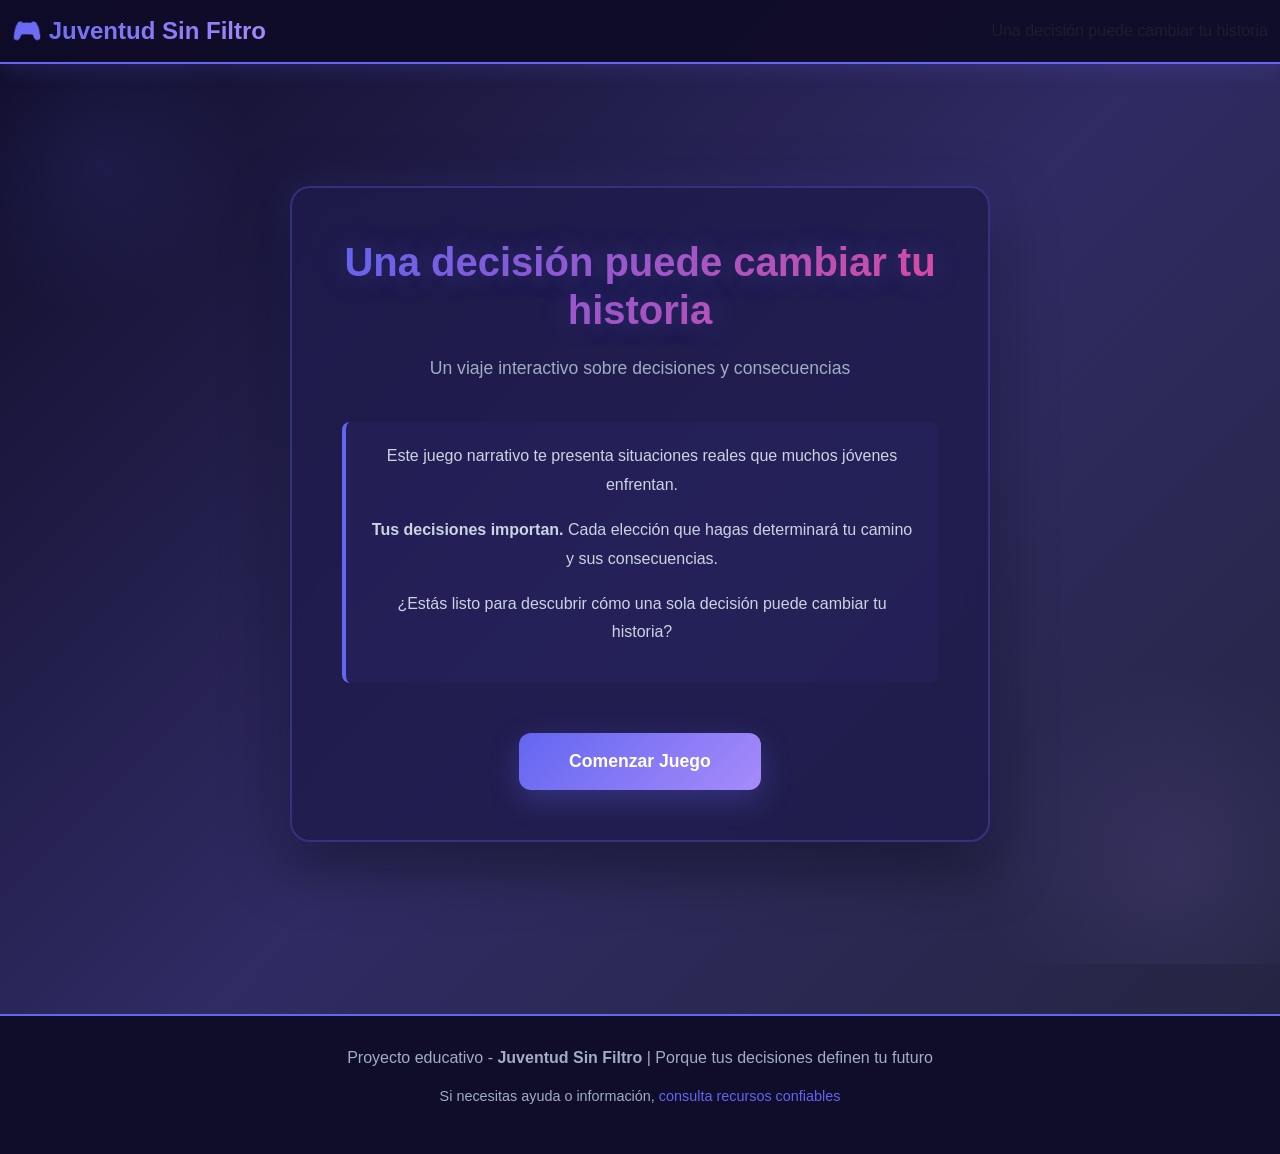
<file: juego.html>
<!DOCTYPE html>
<html lang="es">
<head>
    <meta charset="UTF-8">
    <meta name="viewport" content="width=device-width, initial-scale=1.0">
    <title>Una decisión puede cambiar tu historia - Juventud Sin Filtro</title>
    
    <!-- Bootstrap 5 CSS -->
    <link href="https://cdn.jsdelivr.net/npm/bootstrap@5.3.0/dist/css/bootstrap.min.css" rel="stylesheet">
    
    <style>
        * {
            margin: 0;
            padding: 0;
            box-sizing: border-box;
        }

        body {
            background: linear-gradient(135deg, #0f0c29, #302b63, #24243e);
            color: #e0e0e0;
            font-family: 'Segoe UI', Tahoma, Geneva, Verdana, sans-serif;
            min-height: 100vh;
            overflow-x: hidden;
        }

        /* Estilos generales */
        .navbar {
            background: rgba(15, 12, 41, 0.95) !important;
            border-bottom: 2px solid #6366f1;
            box-shadow: 0 4px 20px rgba(99, 102, 241, 0.2);
        }

        .navbar-brand {
            font-weight: 700;
            font-size: 1.5rem;
            background: linear-gradient(135deg, #6366f1, #a78bfa);
            -webkit-background-clip: text;
            -webkit-text-fill-color: transparent;
            background-clip: text;
        }

        /* Contenedor principal del juego */
        .game-container {
            min-height: 100vh;
            display: flex;
            align-items: center;
            justify-content: center;
            padding: 20px;
            position: relative;
            overflow: hidden;
        }

        .game-container::before {
            content: '';
            position: absolute;
            width: 300px;
            height: 300px;
            background: radial-gradient(circle, rgba(99, 102, 241, 0.1) 0%, transparent 70%);
            border-radius: 50%;
            top: -50px;
            left: -50px;
            animation: float 20s ease-in-out infinite;
        }

        .game-container::after {
            content: '';
            position: absolute;
            width: 400px;
            height: 400px;
            background: radial-gradient(circle, rgba(167, 139, 250, 0.1) 0%, transparent 70%);
            border-radius: 50%;
            bottom: -100px;
            right: -100px;
            animation: float 25s ease-in-out infinite reverse;
        }

        @keyframes float {
            0%, 100% {
                transform: translateY(0px) translateX(0px);
            }
            50% {
                transform: translateY(20px) translateX(20px);
            }
        }

        /* Tarjeta del juego */
        .game-card {
            background: rgba(30, 27, 75, 0.8);
            border: 2px solid rgba(99, 102, 241, 0.3);
            border-radius: 20px;
            padding: 50px;
            max-width: 700px;
            width: 100%;
            box-shadow: 0 20px 60px rgba(0, 0, 0, 0.5), 
                        0 0 40px rgba(99, 102, 241, 0.2);
            backdrop-filter: blur(10px);
            animation: slideInUp 0.8s ease-out;
            position: relative;
            z-index: 1;
        }

        @keyframes slideInUp {
            from {
                opacity: 0;
                transform: translateY(50px);
            }
            to {
                opacity: 1;
                transform: translateY(0);
            }
        }

        /* Pantalla de inicio */
        #inicio {
            text-align: center;
        }

        .game-title {
            font-size: 2.5rem;
            font-weight: 800;
            margin-bottom: 20px;
            background: linear-gradient(135deg, #6366f1, #ec4899);
            -webkit-background-clip: text;
            -webkit-text-fill-color: transparent;
            background-clip: text;
            text-shadow: 0 0 30px rgba(99, 102, 241, 0.3);
            animation: titleGlow 2s ease-in-out infinite;
        }

        @keyframes titleGlow {
            0%, 100% {
                text-shadow: 0 0 20px rgba(99, 102, 241, 0.3);
            }
            50% {
                text-shadow: 0 0 40px rgba(99, 102, 241, 0.6);
            }
        }

        .game-subtitle {
            font-size: 1.1rem;
            color: #a0aec0;
            margin-bottom: 40px;
            line-height: 1.6;
        }

        .intro-text {
            font-size: 1rem;
            color: #cbd5e1;
            margin-bottom: 50px;
            line-height: 1.8;
            padding: 20px;
            background: rgba(99, 102, 241, 0.05);
            border-left: 4px solid #6366f1;
            border-radius: 8px;
        }

        /* Contenedor de historia */
        #historia {
            display: none;
        }

        .story-section {
            animation: fadeIn 0.6s ease-out;
        }

        @keyframes fadeIn {
            from {
                opacity: 0;
            }
            to {
                opacity: 1;
            }
        }

        .story-text {
            font-size: 1.2rem;
            color: #e2e8f0;
            margin-bottom: 40px;
            line-height: 1.8;
            padding: 30px;
            background: linear-gradient(135deg, rgba(99, 102, 241, 0.1), rgba(167, 139, 250, 0.1));
            border-radius: 12px;
            border-left: 4px solid #6366f1;
        }

        .choices-container {
            display: flex;
            flex-direction: column;
            gap: 15px;
        }

        .choice-btn {
            padding: 18px 30px;
            font-size: 1.1rem;
            font-weight: 600;
            border: 2px solid #6366f1;
            background: transparent;
            color: #e0e0e0;
            border-radius: 12px;
            cursor: pointer;
            transition: all 0.4s cubic-bezier(0.4, 0, 0.2, 1);
            position: relative;
            overflow: hidden;
            text-align: left;
        }

        .choice-btn::before {
            content: '';
            position: absolute;
            top: 0;
            left: -100%;
            width: 100%;
            height: 100%;
            background: linear-gradient(135deg, #6366f1, #a78bfa);
            transition: left 0.4s ease;
            z-index: -1;
        }

        .choice-btn:hover {
            color: #ffffff;
            box-shadow: 0 0 20px rgba(99, 102, 241, 0.5),
                        inset 0 0 20px rgba(99, 102, 241, 0.2);
            transform: translateY(-3px);
        }

        .choice-btn:hover::before {
            left: 0;
        }

        .choice-btn:active {
            transform: translateY(-1px);
        }

        /* Pantalla de final */
        #final {
            display: none;
            text-align: center;
        }

        .final-title {
            font-size: 2rem;
            font-weight: 800;
            margin-bottom: 30px;
            animation: slideInUp 0.8s ease-out;
        }

        .final-positive {
            color: #10b981;
            border-left-color: #10b981;
        }

        .final-negative {
            color: #ef4444;
            border-left-color: #ef4444;
        }

        .final-content {
            background: rgba(99, 102, 241, 0.05);
            padding: 30px;
            border-radius: 12px;
            border-left: 4px solid #6366f1;
            margin-bottom: 30px;
            animation: fadeIn 0.8s ease-out;
        }

        .final-text {
            font-size: 1.1rem;
            color: #e2e8f0;
            line-height: 1.8;
            margin-bottom: 20px;
        }

        .final-message {
            padding: 20px;
            border-radius: 8px;
            margin: 20px 0;
            font-weight: 600;
        }

        .positive-message {
            background: rgba(16, 185, 129, 0.1);
            border: 2px solid #10b981;
            color: #10b981;
        }

        .negative-message {
            background: rgba(239, 68, 68, 0.1);
            border: 2px solid #ef4444;
            color: #ef4444;
        }

        .warning-message {
            background: rgba(245, 158, 11, 0.1);
            border: 2px solid #f59e0b;
            color: #fbbf24;
        }

        .help-section {
            background: rgba(59, 130, 246, 0.1);
            border: 2px solid #3b82f6;
            border-radius: 8px;
            padding: 20px;
            margin-top: 20px;
        }

        .help-section h4 {
            color: #3b82f6;
            margin-bottom: 10px;
            font-weight: 700;
        }

        .help-section p {
            color: #cbd5e1;
            margin: 0;
        }

        .help-link {
            color: #60a5fa;
            text-decoration: none;
            font-weight: 600;
            transition: color 0.3s ease;
        }

        .help-link:hover {
            color: #93c5fd;
            text-decoration: underline;
        }

        /* Botones de acción */
        .btn-play {
            background: linear-gradient(135deg, #6366f1, #a78bfa);
            border: none;
            color: white;
            padding: 15px 50px;
            font-size: 1.1rem;
            font-weight: 700;
            border-radius: 12px;
            cursor: pointer;
            transition: all 0.4s cubic-bezier(0.4, 0, 0.2, 1);
            box-shadow: 0 10px 30px rgba(99, 102, 241, 0.3);
        }

        .btn-play:hover {
            transform: translateY(-5px);
            box-shadow: 0 15px 40px rgba(99, 102, 241, 0.5);
            color: white;
        }

        .btn-play:active {
            transform: translateY(-2px);
        }

        .btn-replay {
            background: linear-gradient(135deg, #10b981, #34d399);
            border: none;
            color: white;
            padding: 15px 40px;
            font-size: 1rem;
            font-weight: 700;
            border-radius: 12px;
            cursor: pointer;
            transition: all 0.4s ease;
            margin-top: 30px;
            box-shadow: 0 10px 30px rgba(16, 185, 129, 0.3);
        }

        .btn-replay:hover {
            transform: translateY(-5px);
            box-shadow: 0 15px 40px rgba(16, 185, 129, 0.5);
            color: white;
        }

        .btn-replay:active {
            transform: translateY(-2px);
        }

        /* Indicador de progreso */
        .progress-indicator {
            margin-bottom: 30px;
            display: flex;
            justify-content: center;
            gap: 10px;
            animation: slideInUp 0.6s ease-out;
        }

        .progress-dot {
            width: 12px;
            height: 12px;
            border-radius: 50%;
            background: rgba(99, 102, 241, 0.3);
            transition: all 0.4s ease;
        }

        .progress-dot.active {
            background: #6366f1;
            box-shadow: 0 0 15px rgba(99, 102, 241, 0.7);
            transform: scale(1.3);
        }

        /* Responsive */
        @media (max-width: 768px) {
            .game-card {
                padding: 30px 20px;
            }

            .game-title {
                font-size: 1.8rem;
            }

            .story-text {
                font-size: 1rem;
                padding: 20px;
            }

            .choice-btn {
                padding: 15px 20px;
                font-size: 1rem;
            }

            .final-title {
                font-size: 1.5rem;
            }

            .intro-text {
                font-size: 0.95rem;
            }
        }

        /* Efectos de sonido visual (animación) */
        @keyframes pulse {
            0%, 100% {
                opacity: 1;
            }
            50% {
                opacity: 0.7;
            }
        }

        .pulse {
            animation: pulse 0.6s ease-in-out;
        }

        /* Footer */
        .footer-game {
            background: rgba(15, 12, 41, 0.95);
            border-top: 2px solid #6366f1;
            padding: 30px 20px;
            margin-top: 50px;
            text-align: center;
            color: #a0aec0;
            position: relative;
            z-index: 1;
        }

        .footer-game a {
            color: #6366f1;
            text-decoration: none;
            transition: color 0.3s ease;
        }

        .footer-game a:hover {
            color: #a78bfa;
        }
    </style>
</head>
<body>
    <!-- Navbar -->
    <nav class="navbar navbar-dark sticky-top">
        <div class="container-fluid">
            <a class="navbar-brand" href="/">
                🎮 Juventud Sin Filtro
            </a>
            <span class="text-muted">Una decisión puede cambiar tu historia</span>
        </div>
    </nav>

    <!-- Contenedor principal del juego -->
    <div class="game-container">
        <div class="game-card">
            <!-- Pantalla de Inicio -->
            <div id="inicio" class="story-section">
                <h1 class="game-title">Una decisión puede cambiar tu historia</h1>
                <p class="game-subtitle">Un viaje interactivo sobre decisiones y consecuencias</p>
                
                <div class="intro-text">
                    <p>Este juego narrativo te presenta situaciones reales que muchos jóvenes enfrentan.</p>
                    <p><strong>Tus decisiones importan.</strong> Cada elección que hagas determinará tu camino y sus consecuencias.</p>
                    <p>¿Estás listo para descubrir cómo una sola decisión puede cambiar tu historia?</p>
                </div>

                <button class="btn-play" onclick="comenzarJuego()">Comenzar Juego</button>
            </div>

            <!-- Pantalla de Historia -->
            <div id="historia" class="story-section">
                <div class="progress-indicator" id="progressIndicator"></div>
                <div id="storyContent"></div>
            </div>

            <!-- Pantalla de Final -->
            <div id="final" class="story-section">
                <div id="finalContent"></div>
            </div>
        </div>
    </div>

    <!-- Footer -->
    <div class="footer-game">
        <p>Proyecto educativo - <strong>Juventud Sin Filtro</strong> | Porque tus decisiones definen tu futuro</p>
        <p style="font-size: 0.9rem; margin-top: 10px;">
            Si necesitas ayuda o información, <a href="https://www.gob.mx/inmorflora" target="_blank">consulta recursos confiables</a>
        </p>
    </div>

    <!-- Bootstrap 5 JS -->
    <script src="https://cdn.jsdelivr.net/npm/bootstrap@5.3.0/dist/js/bootstrap.bundle.min.js"></script>

    <!-- Script del Juego -->
    <script>
        // Estado del juego
        let estadoJuego = {
            fase: 'inicio',
            decision1: null,
            decision2: null
        };

        // Historias y decisiones
        const juego = {
            inicio: {
                texto: "Es viernes por la noche y tus amigos te invitan a una fiesta.",
                opciones: [
                    { texto: "🎉 Ir a la fiesta", accion: 'irFiesta' },
                    { texto: "🏠 Quedarte en casa", accion: 'quedarseEnCasa' }
                ]
            },
            fiesta: {
                texto: "Ya estás en la fiesta. La música está fuerte, hay mucha gente y la diversión parece garantizada. De repente, un desconocido se acerca y te ofrece una droga sintética.",
                opciones: [
                    { texto: "❌ Rechazar firmemente", accion: 'rechazarDroga' },
                    { texto: "✋ Aceptar la oferta", accion: 'aceptarDroga' }
                ]
            }
        };

        // Finales
        const finales = {
            finalPositivoFiesta: {
                titulo: "¡Tomaste la decisión correcta!",
                tipo: 'positivo',
                contenido: `
                    <div class="final-content">
                        <h3 style="color: #10b981; margin-bottom: 20px;">✓ Final Positivo</h3>
                        
                        <div class="final-text">
                            <p>Rechazaste la oferta con seguridad y convicción. Tus amigos respetaron tu decisión, e incluso algunos se sintieron inspirados por tu firmeza.</p>
                            
                            <p style="margin-top: 15px;">Continuaste disfrutando la noche de una manera sana y responsable. Al día siguiente, te despertaste sintiéndote bien contigo mismo, sin arrepentimientos ni consecuencias negativas.</p>
                            
                            <p style="margin-top: 15px;"><strong>Lo que aprendiste:</strong> Tu bienestar es más importante que cualquier presión social. Decir "no" es un acto de valentía y autoprotección.</p>
                        </div>
                        
                        <div class="final-message positive-message">
                            <p>🌟 <strong>Tu decisión fortaleció tu autoestima y tus principios.</strong> Protegiste tu salud física y mental.</p>
                        </div>
                        
                        <div class="help-section">
                            <h4>💡 Recuerda:</h4>
                            <p>Cuando enfrentes presión para consumir sustancias, tienes derecho a:</p>
                            <ul style="color: #cbd5e1; margin-top: 10px;">
                                <li>Decir "no" sin necesidad de justificaciones</li>
                                <li>Alejarte de situaciones que te hagan sentir incómodo</li>
                                <li>Buscar amigos que respeten tus decisiones</li>
                                <li>Hablar con adultos de confianza si necesitas apoyo</li>
                            </ul>
                        </div>
                    </div>
                `
            },
            finalNegativoFiesta: {
                titulo: "Las consecuencias de tu decisión",
                tipo: 'negativo',
                contenido: `
                    <div class="final-content">
                        <h3 style="color: #ef4444; margin-bottom: 20px;">⚠ Final Negativo</h3>
                        
                        <div class="final-text">
                            <p>Aceptaste la droga sintética. Al principio, los efectos te parecieron interesantes, pero rápidamente las cosas se salieron de control.</p>
                            
                            <p style="margin-top: 15px;"><strong>Consecuencias inmediatas:</strong> Mareos, aceleración del corazón, ansiedad extrema y pánico.</p>
                            
                            <p style="margin-top: 15px;"><strong>A largo plazo:</strong> Riesgo de adicción, daño neurológico, problemas de salud mental, afectación en el desempeño académico y laboral.</p>
                        </div>
                        
                        <div class="final-message negative-message">
                            <p>⚠ <strong>Una decisión impulsiva puede tener consecuencias duraderas en tu vida.</strong></p>
                        </div>
                        
                        <div class="warning-message" style="margin-top: 20px;">
                            <p><strong>Las drogas sintéticas son especialmente peligrosas porque:</strong></p>
                            <ul style="margin-top: 10px; color: #fbbf24;">
                                <li>Su composición cambia constantemente</li>
                                <li>No hay forma de saber qué contienen exactamente</li>
                                <li>Pueden causar reacciones impredecibles y graves</li>
                                <li>Tienen un alto potencial adictivo</li>
                            </ul>
                        </div>
                        
                        <div class="help-section">
                            <h4>🆘 Si necesitas ayuda:</h4>
                            <p>Si tú o alguien que conoces enfrenta problemas con drogas, hay recursos disponibles:</p>
                            <ul style="color: #cbd5e1; margin-top: 10px;">
                                <li><strong>Línea de Crisis:</strong> Busca en tu país números de emergencia</li>
                                <li><strong>Centros de Salud:</strong> Ofrecen asesoramiento gratuito y confidencial</li>
                                <li><strong>Familiares de confianza:</strong> No temas hablar con ellos</li>
                                <li><strong>Profesionales de salud mental:</strong> Psicólogos y psiquiatras especializados</li>
                            </ul>
                        </div>
                    </div>
                `
            },
            finalCasa: {
                titulo: "¡Una noche diferente pero especial!",
                tipo: 'positivo',
                contenido: `
                    <div class="final-content">
                        <h3 style="color: #10b981; margin-bottom: 20px;">✓ Final Alternativo Positivo</h3>
                        
                        <div class="final-text">
                            <p>Decidiste quedarte en casa. Al principio dudaste, pero pronto te diste cuenta de que podías disfrutar una noche increíble sin necesidad de una fiesta.</p>
                            
                            <p style="margin-top: 15px;">Pasaste tiempo haciendo actividades que te encantan: viste una serie que querías ver, jugaste videojuegos, leíste, creaste arte o simplemente descansaste. También pasaste tiempo de calidad con tu familia.</p>
                            
                            <p style="margin-top: 15px;">Te despertaste el sábado sintiéndote renovado, con energía y sin ningún remordimiento. Tomaste tu propia decisión y eso te hizo sentir empoderado.</p>
                        </div>
                        
                        <div class="final-message positive-message">
                            <p>🌟 <strong>Aprendiste que el verdadero entretenimiento no necesita poner en riesgo tu salud.</strong> Tú marcas tu propio camino.</p>
                        </div>
                        
                        <div class="help-section">
                            <h4>💡 Beneficios de tu decisión:</h4>
                            <ul style="color: #cbd5e1;">
                                <li>✓ Mejor descanso y recuperación física</li>
                                <li>✓ Tiempo para actividades que disfrutes</li>
                                <li>✓ Desarrollo de intereses personales</li>
                                <li>✓ Fortalecimiento de tu autoestima</li>
                                <li>✓ Libertad de ser tú mismo sin presiones</li>
                            </ul>
                        </div>
                    </div>
                `
            }
        };

        // Funciones del juego
        function comenzarJuego() {
            estadoJuego.fase = 'historia1';
            mostrarHistoria(juego.inicio, true);
        }

        function irFiesta() {
            estadoJuego.decision1 = 'fiesta';
            estadoJuego.fase = 'historia2';
            mostrarHistoria(juego.fiesta, false);
        }

        function quedarseEnCasa() {
            estadoJuego.decision1 = 'casa';
            mostrarFinal(finales.finalCasa);
        }

        function aceptarDroga() {
            estadoJuego.decision2 = 'aceptar';
            mostrarFinal(finales.finalNegativoFiesta);
        }

        function rechazarDroga() {
            estadoJuego.decision2 = 'rechazar';
            mostrarFinal(finales.finalPositivoFiesta);
        }

        function mostrarHistoria(contenido, esInicio = false) {
            // Ocultar pantalla de inicio
            document.getElementById('inicio').style.display = 'none';
            document.getElementById('final').style.display = 'none';
            document.getElementById('historia').style.display = 'block';

            // Crear indicador de progreso
            const numFases = 2;
            const faseActual = esInicio ? 1 : 2;
            let progressHTML = '';
            for (let i = 1; i <= numFases; i++) {
                progressHTML += `<div class="progress-dot ${i <= faseActual ? 'active' : ''}"></div>`;
            }
            document.getElementById('progressIndicator').innerHTML = progressHTML;

            // Crear contenido de la historia
            let storyHTML = `<div class="story-text">${contenido.texto}</div>`;
            storyHTML += '<div class="choices-container">';

            contenido.opciones.forEach(opcion => {
                storyHTML += `<button class="choice-btn" onclick="${opcion.accion}()" style="animation-delay: 0.1s;">
                    ${opcion.texto}
                </button>`;
            });

            storyHTML += '</div>';
            document.getElementById('storyContent').innerHTML = storyHTML;

            // Animación de entrada
            setTimeout(() => {
                const botones = document.querySelectorAll('.choice-btn');
                botones.forEach((btn, index) => {
                    btn.style.animation = `slideInUp 0.6s ease-out ${index * 0.1}s both`;
                });
            }, 100);
        }

        function mostrarFinal(final) {
            // Ocultar historia
            document.getElementById('inicio').style.display = 'none';
            document.getElementById('historia').style.display = 'none';
            document.getElementById('final').style.display = 'block';

            // Crear contenido del final
            const tipoClase = final.tipo === 'positivo' ? 'final-positive' : 'final-negative';
            let finalHTML = `<h2 class="final-title ${tipoClase}">${final.titulo}</h2>`;
            finalHTML += final.contenido;
            finalHTML += `<button class="btn-replay" onclick="reiniciarJuego()">🔄 Volver a Jugar</button>`;

            document.getElementById('finalContent').innerHTML = finalHTML;

            // Scroll al top suave
            window.scrollTo({ top: 0, behavior: 'smooth' });
        }

        function reiniciarJuego() {
            // Resetear estado
            estadoJuego = {
                fase: 'inicio',
                decision1: null,
                decision2: null
            };

            // Mostrar pantalla de inicio
            document.getElementById('inicio').style.display = 'block';
            document.getElementById('historia').style.display = 'none';
            document.getElementById('final').style.display = 'none';

            // Scroll al top suave
            window.scrollTo({ top: 0, behavior: 'smooth' });
        }

        // Inicializar en pantalla de inicio
        document.addEventListener('DOMContentLoaded', () => {
            document.getElementById('inicio').style.display = 'block';
            document.getElementById('historia').style.display = 'none';
            document.getElementById('final').style.display = 'none';
        });
    </script>
</body>
</html>
</file>
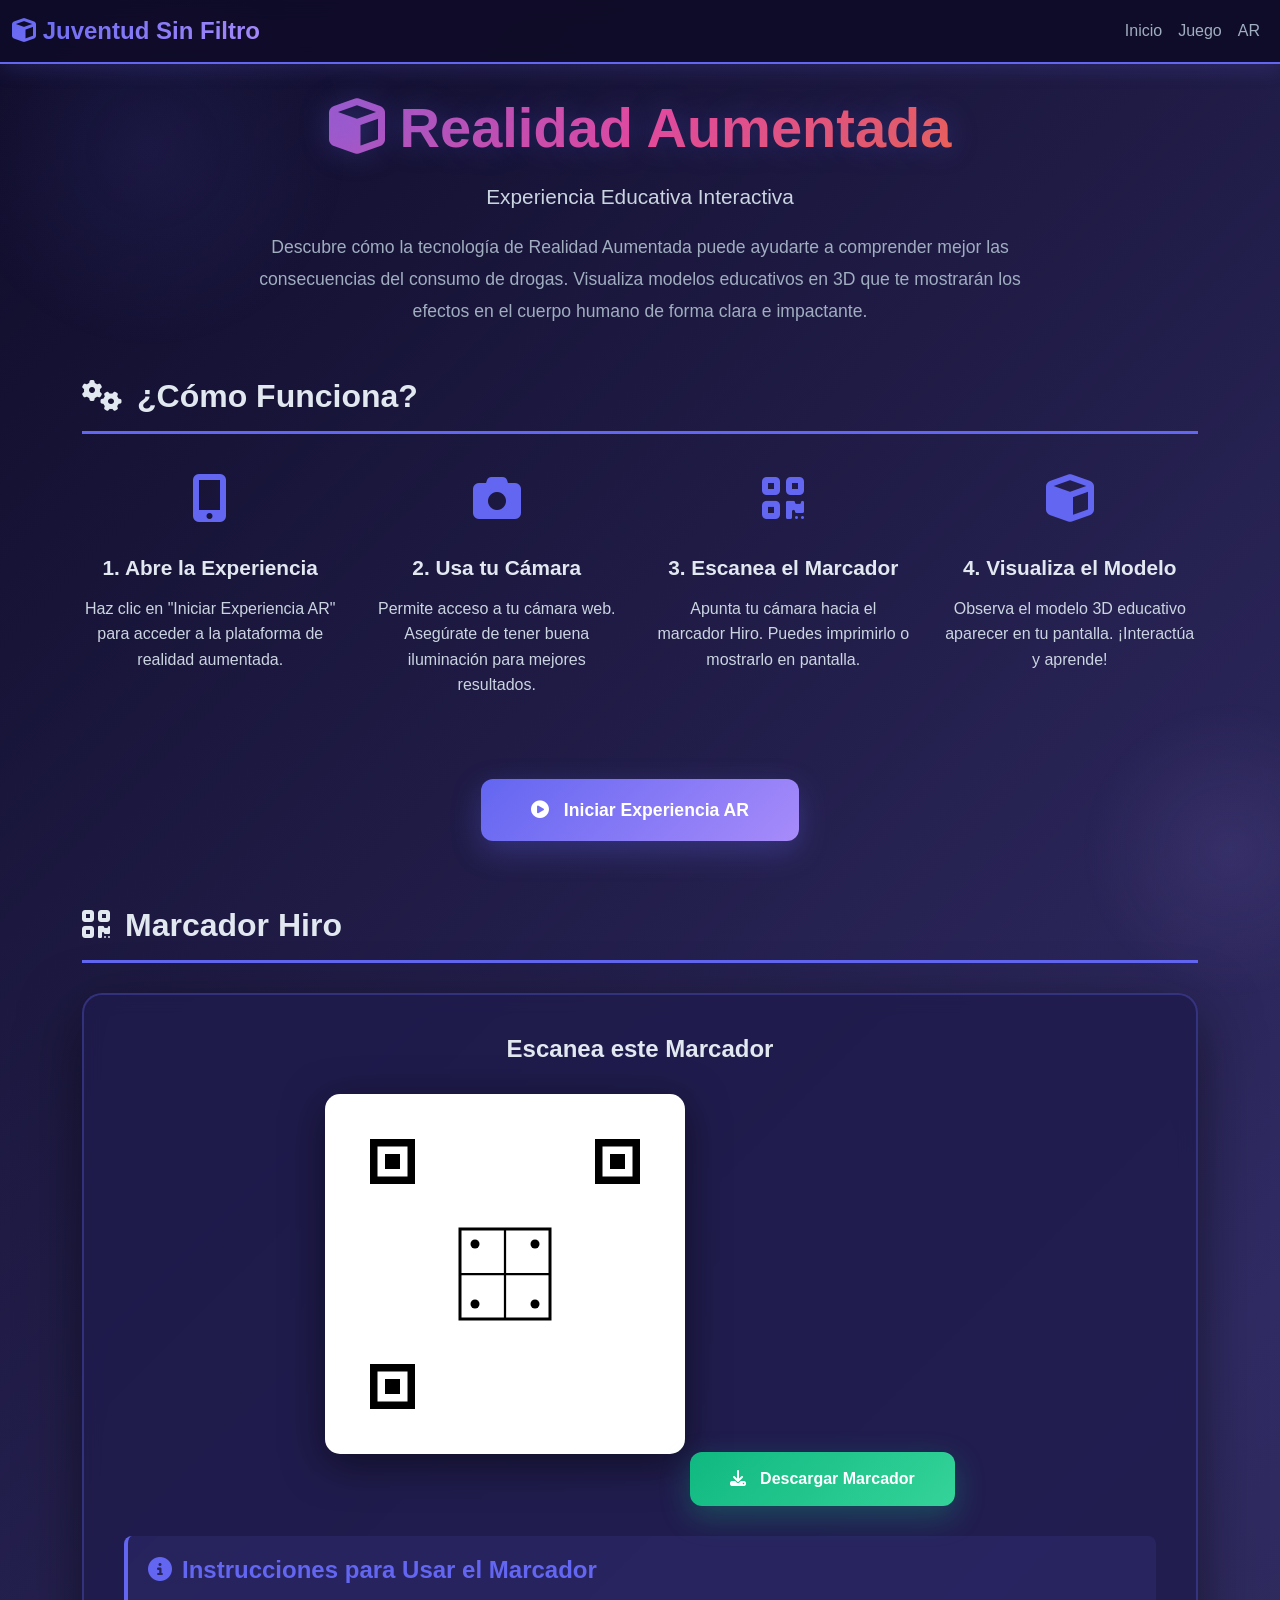
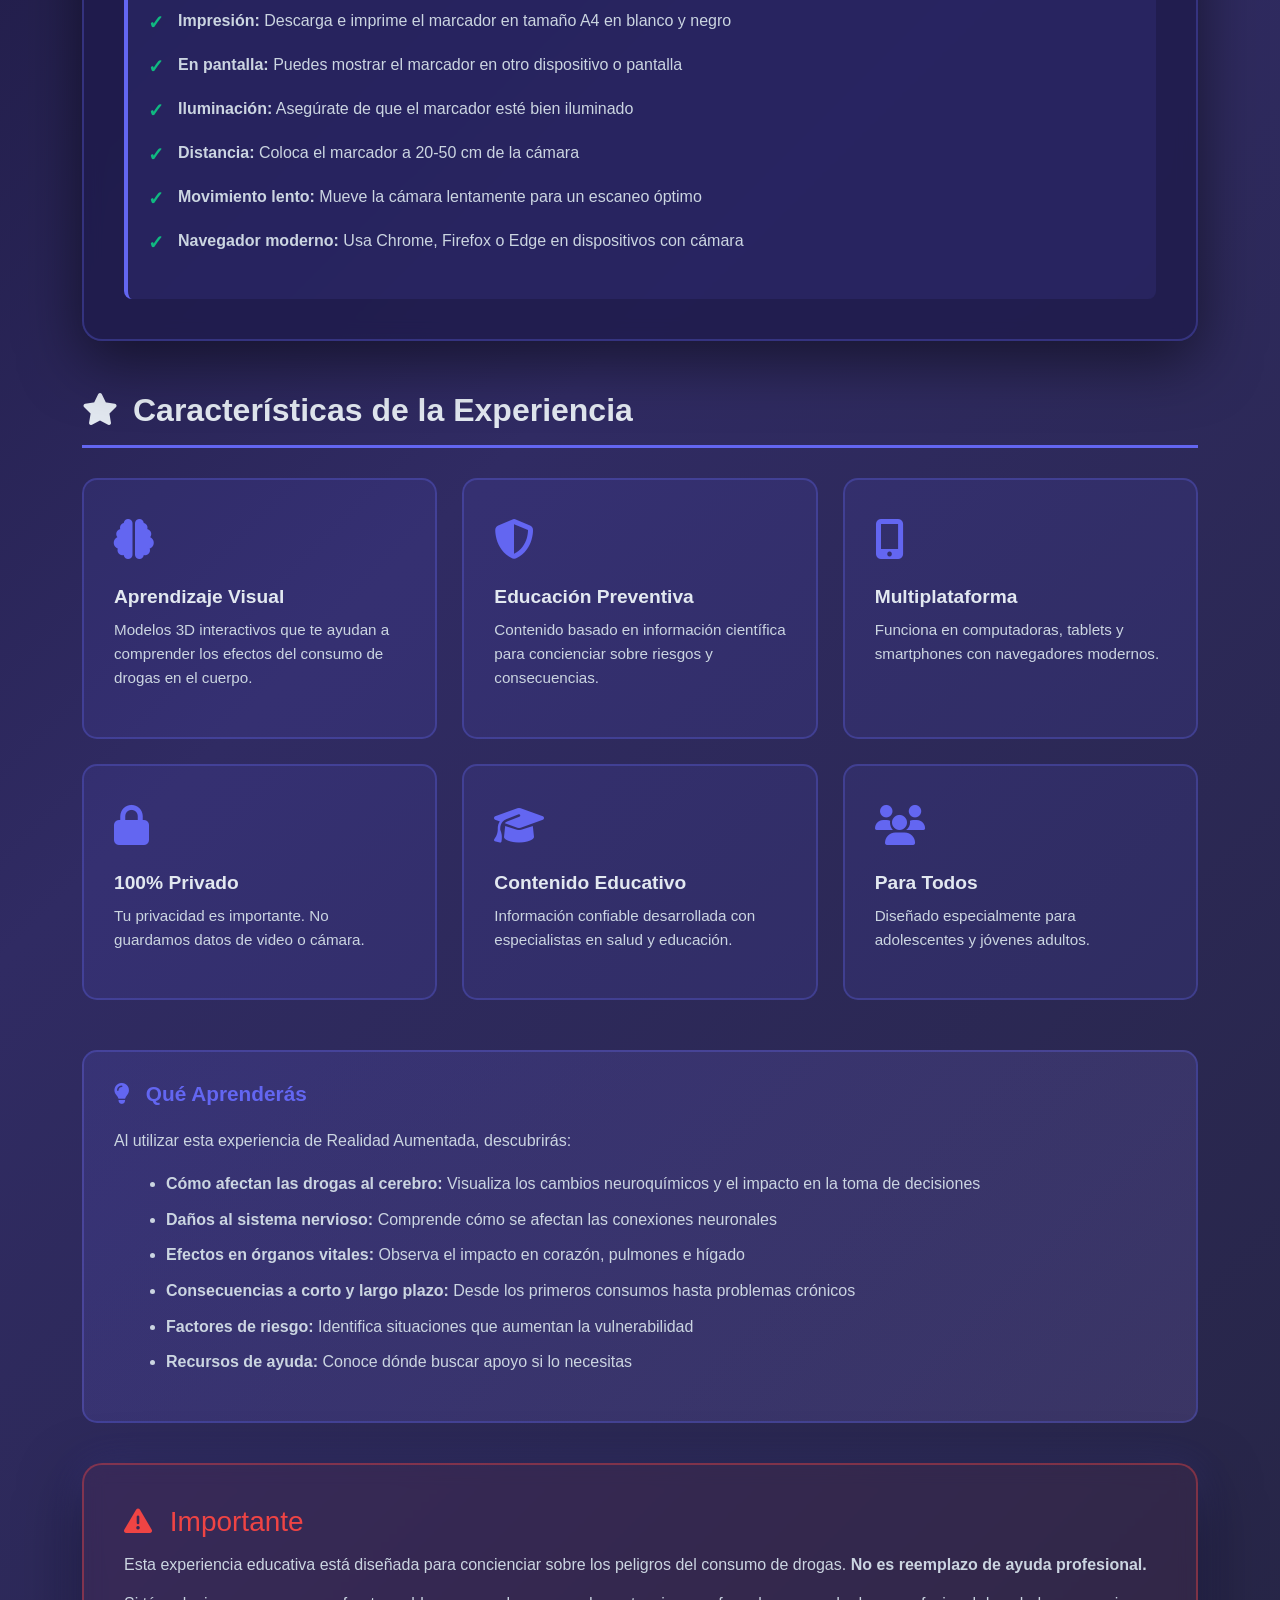
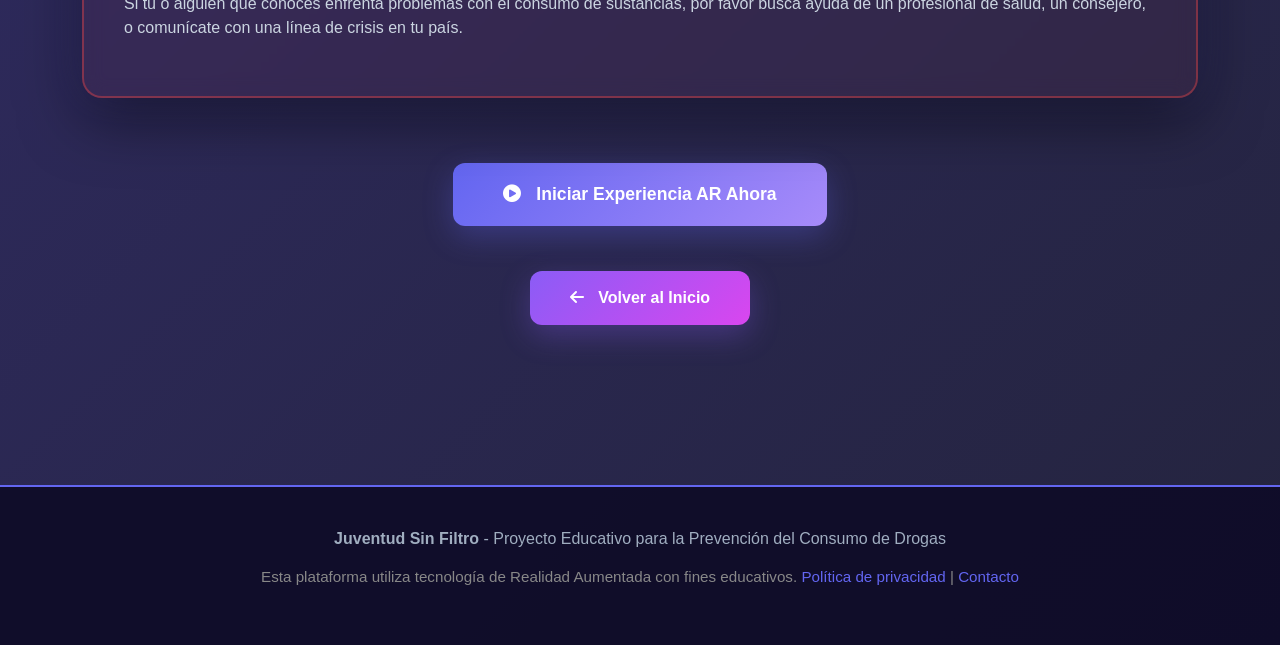
<file: realidad.html>
<!DOCTYPE html>
<html lang="es">
<head>
    <meta charset="UTF-8">
    <meta name="viewport" content="width=device-width, initial-scale=1.0">
    <title>Realidad Aumentada - Juventud Sin Filtro</title>
    
    <!-- Bootstrap 5 CSS -->
    <link href="https://cdn.jsdelivr.net/npm/bootstrap@5.3.0/dist/css/bootstrap.min.css" rel="stylesheet">
    
    <!-- Font Awesome para iconos -->
    <link rel="stylesheet" href="https://cdnjs.cloudflare.com/ajax/libs/font-awesome/6.4.0/css/all.min.css">
    
    <style>
        * {
            margin: 0;
            padding: 0;
            box-sizing: border-box;
        }

        body {
            background: linear-gradient(135deg, #0f0c29, #302b63, #24243e);
            color: #e0e0e0;
            font-family: 'Segoe UI', Tahoma, Geneva, Verdana, sans-serif;
            min-height: 100vh;
            overflow-x: hidden;
        }

        /* Navbar */
        .navbar {
            background: rgba(15, 12, 41, 0.95) !important;
            border-bottom: 2px solid #6366f1;
            box-shadow: 0 4px 20px rgba(99, 102, 241, 0.2);
            backdrop-filter: blur(10px);
        }

        .navbar-brand {
            font-weight: 700;
            font-size: 1.5rem;
            background: linear-gradient(135deg, #6366f1, #a78bfa);
            -webkit-background-clip: text;
            -webkit-text-fill-color: transparent;
            background-clip: text;
            text-decoration: none;
        }

        .navbar-brand:hover {
            transform: scale(1.05);
            transition: transform 0.3s ease;
        }

        .nav-link {
            color: #a0aec0 !important;
            transition: all 0.3s ease;
            font-weight: 500;
        }

        .nav-link:hover {
            color: #6366f1 !important;
            text-shadow: 0 0 10px rgba(99, 102, 241, 0.5);
        }

        /* Efectos de fondo */
        .page-wrapper {
            position: relative;
            min-height: 100vh;
            overflow: hidden;
        }

        .page-wrapper::before {
            content: '';
            position: fixed;
            width: 400px;
            height: 400px;
            background: radial-gradient(circle, rgba(99, 102, 241, 0.1) 0%, transparent 70%);
            border-radius: 50%;
            top: -50px;
            left: -50px;
            animation: float 20s ease-in-out infinite;
            pointer-events: none;
            z-index: 0;
        }

        .page-wrapper::after {
            content: '';
            position: fixed;
            width: 300px;
            height: 300px;
            background: radial-gradient(circle, rgba(167, 139, 250, 0.1) 0%, transparent 70%);
            border-radius: 50%;
            bottom: -100px;
            right: -100px;
            animation: float 25s ease-in-out infinite reverse;
            pointer-events: none;
            z-index: 0;
        }

        @keyframes float {
            0%, 100% {
                transform: translateY(0px) translateX(0px);
            }
            50% {
                transform: translateY(20px) translateX(20px);
            }
        }

        /* Contenedor principal */
        .content-wrapper {
            position: relative;
            z-index: 1;
            padding-top: 30px;
            padding-bottom: 50px;
        }

        /* Header */
        .ar-header {
            text-align: center;
            margin-bottom: 50px;
            animation: slideInDown 0.8s ease-out;
        }

        .ar-title {
            font-size: 3.5rem;
            font-weight: 900;
            background: linear-gradient(135deg, #6366f1, #ec4899, #f97316);
            -webkit-background-clip: text;
            -webkit-text-fill-color: transparent;
            background-clip: text;
            margin-bottom: 20px;
            text-shadow: 0 0 30px rgba(99, 102, 241, 0.3);
        }

        .ar-subtitle {
            font-size: 1.3rem;
            color: #cbd5e1;
            margin-bottom: 20px;
            font-weight: 500;
        }

        .ar-description {
            font-size: 1.1rem;
            color: #a0aec0;
            max-width: 800px;
            margin: 0 auto;
            line-height: 1.8;
        }

        @keyframes slideInDown {
            from {
                opacity: 0;
                transform: translateY(-50px);
            }
            to {
                opacity: 1;
                transform: translateY(0);
            }
        }

        /* Secciones */
        .section {
            margin-bottom: 50px;
        }

        .section-title {
            font-size: 2rem;
            font-weight: 800;
            color: #e2e8f0;
            margin-bottom: 30px;
            padding-bottom: 15px;
            border-bottom: 3px solid #6366f1;
            animation: slideInUp 0.8s ease-out;
        }

        @keyframes slideInUp {
            from {
                opacity: 0;
                transform: translateY(50px);
            }
            to {
                opacity: 1;
                transform: translateY(0);
            }
        }

        /* Tarjetas */
        .ar-card {
            background: rgba(30, 27, 75, 0.8);
            border: 2px solid rgba(99, 102, 241, 0.3);
            border-radius: 20px;
            padding: 40px;
            margin-bottom: 30px;
            box-shadow: 0 20px 60px rgba(0, 0, 0, 0.5),
                        0 0 40px rgba(99, 102, 241, 0.2);
            backdrop-filter: blur(10px);
            transition: all 0.4s cubic-bezier(0.4, 0, 0.2, 1);
            animation: slideInUp 0.8s ease-out;
        }

        .ar-card:hover {
            border-color: rgba(99, 102, 241, 0.6);
            box-shadow: 0 30px 80px rgba(0, 0, 0, 0.6),
                        0 0 60px rgba(99, 102, 241, 0.4);
            transform: translateY(-10px);
        }

        /* Cómo funciona */
        .how-it-works {
            display: grid;
            grid-template-columns: repeat(auto-fit, minmax(250px, 1fr));
            gap: 30px;
            margin-bottom: 40px;
        }

        .step {
            text-align: center;
            animation: slideInUp 0.8s ease-out;
            animation-fill-mode: both;
        }

        .step:nth-child(1) { animation-delay: 0.1s; }
        .step:nth-child(2) { animation-delay: 0.2s; }
        .step:nth-child(3) { animation-delay: 0.3s; }
        .step:nth-child(4) { animation-delay: 0.4s; }

        .step-icon {
            font-size: 3rem;
            color: #6366f1;
            margin-bottom: 20px;
            transition: all 0.3s ease;
        }

        .step:hover .step-icon {
            transform: scale(1.2) rotate(5deg);
            color: #a78bfa;
        }

        .step-title {
            font-size: 1.3rem;
            font-weight: 700;
            color: #e2e8f0;
            margin-bottom: 15px;
        }

        .step-description {
            font-size: 1rem;
            color: #cbd5e1;
            line-height: 1.6;
        }

        /* Marcador QR */
        .marker-section {
            background: rgba(30, 27, 75, 0.8);
            border: 2px solid rgba(99, 102, 241, 0.3);
            border-radius: 20px;
            padding: 40px;
            text-align: center;
            box-shadow: 0 20px 60px rgba(0, 0, 0, 0.5);
            backdrop-filter: blur(10px);
            animation: slideInUp 0.8s ease-out 0.2s both;
        }

        .marker-title {
            font-size: 1.5rem;
            font-weight: 700;
            color: #e2e8f0;
            margin-bottom: 30px;
        }

        .marker-container {
            background: white;
            padding: 30px;
            border-radius: 15px;
            margin-bottom: 30px;
            display: inline-block;
            box-shadow: 0 10px 40px rgba(0, 0, 0, 0.5);
        }

        .marker-image {
            width: 100%;
            max-width: 400px;
            height: auto;
            display: block;
        }

        .marker-instructions {
            background: rgba(99, 102, 241, 0.1);
            border-left: 4px solid #6366f1;
            padding: 20px;
            border-radius: 8px;
            margin-top: 30px;
            text-align: left;
        }

        .marker-instructions h4 {
            color: #6366f1;
            margin-bottom: 15px;
            font-weight: 700;
        }

        .marker-instructions ul {
            color: #cbd5e1;
            list-style: none;
            padding: 0;
        }

        .marker-instructions li {
            padding: 10px 0;
            padding-left: 30px;
            position: relative;
        }

        .marker-instructions li::before {
            content: '✓';
            position: absolute;
            left: 0;
            color: #10b981;
            font-weight: 700;
            font-size: 1.2rem;
        }

        /* Botones */
        .btn-ar {
            background: linear-gradient(135deg, #6366f1, #a78bfa);
            border: none;
            color: white;
            padding: 18px 50px;
            font-size: 1.1rem;
            font-weight: 700;
            border-radius: 12px;
            cursor: pointer;
            transition: all 0.4s cubic-bezier(0.4, 0, 0.2, 1);
            box-shadow: 0 10px 30px rgba(99, 102, 241, 0.3);
            display: inline-block;
            margin: 15px;
            text-decoration: none;
        }

        .btn-ar:hover {
            transform: translateY(-5px);
            box-shadow: 0 15px 40px rgba(99, 102, 241, 0.5);
            color: white;
            text-decoration: none;
        }

        .btn-ar:active {
            transform: translateY(-2px);
        }

        .btn-secondary-ar {
            background: transparent;
            border: 2px solid #6366f1;
            color: #6366f1;
        }

        .btn-secondary-ar:hover {
            background: rgba(99, 102, 241, 0.1);
            color: #a78bfa;
            border-color: #a78bfa;
        }

        .btn-download {
            background: linear-gradient(135deg, #10b981, #34d399);
            border: none;
            color: white;
            padding: 15px 40px;
            font-size: 1rem;
            font-weight: 700;
            border-radius: 12px;
            cursor: pointer;
            transition: all 0.4s ease;
            box-shadow: 0 10px 30px rgba(16, 185, 129, 0.3);
            margin-top: 20px;
            text-decoration: none;
            display: inline-block;
        }

        .btn-download:hover {
            transform: translateY(-5px);
            box-shadow: 0 15px 40px rgba(16, 185, 129, 0.5);
            color: white;
        }

        .btn-back {
            background: linear-gradient(135deg, #8b5cf6, #d946ef);
            border: none;
            color: white;
            padding: 15px 40px;
            font-size: 1rem;
            font-weight: 700;
            border-radius: 12px;
            cursor: pointer;
            transition: all 0.4s ease;
            box-shadow: 0 10px 30px rgba(139, 92, 246, 0.3);
            margin-top: 30px;
            text-decoration: none;
            display: inline-block;
        }

        .btn-back:hover {
            transform: translateY(-5px);
            box-shadow: 0 15px 40px rgba(139, 92, 246, 0.5);
            color: white;
            text-decoration: none;
        }

        /* Características educativas */
        .features-grid {
            display: grid;
            grid-template-columns: repeat(auto-fit, minmax(280px, 1fr));
            gap: 25px;
            margin-bottom: 40px;
        }

        .feature-card {
            background: rgba(99, 102, 241, 0.1);
            border: 2px solid rgba(99, 102, 241, 0.3);
            border-radius: 15px;
            padding: 30px;
            transition: all 0.4s ease;
            animation: slideInUp 0.8s ease-out;
        }

        .feature-card:hover {
            border-color: #6366f1;
            transform: translateY(-5px);
            box-shadow: 0 15px 40px rgba(99, 102, 241, 0.2);
        }

        .feature-icon {
            font-size: 2.5rem;
            color: #6366f1;
            margin-bottom: 15px;
        }

        .feature-title {
            font-size: 1.2rem;
            font-weight: 700;
            color: #e2e8f0;
            margin-bottom: 10px;
        }

        .feature-text {
            font-size: 0.95rem;
            color: #cbd5e1;
            line-height: 1.6;
        }

        /* Información educativa */
        .educational-info {
            background: linear-gradient(135deg, rgba(99, 102, 241, 0.15), rgba(167, 139, 250, 0.15));
            border: 2px solid rgba(99, 102, 241, 0.3);
            border-radius: 15px;
            padding: 30px;
            margin-top: 30px;
            animation: slideInUp 0.8s ease-out 0.3s both;
        }

        .educational-info h4 {
            color: #6366f1;
            font-weight: 700;
            margin-bottom: 20px;
            font-size: 1.3rem;
        }

        .educational-info p {
            color: #cbd5e1;
            line-height: 1.8;
            margin-bottom: 15px;
        }

        .educational-info ul {
            color: #cbd5e1;
            margin-left: 20px;
        }

        .educational-info li {
            margin-bottom: 10px;
            line-height: 1.6;
        }

        /* Footer */
        .footer-section {
            background: rgba(15, 12, 41, 0.95);
            border-top: 2px solid #6366f1;
            padding: 40px 20px;
            margin-top: 60px;
            text-align: center;
            color: #a0aec0;
            position: relative;
            z-index: 1;
        }

        .footer-section a {
            color: #6366f1;
            text-decoration: none;
            transition: color 0.3s ease;
        }

        .footer-section a:hover {
            color: #a78bfa;
            text-decoration: underline;
        }

        /* Responsive */
        @media (max-width: 768px) {
            .ar-title {
                font-size: 2.2rem;
            }

            .ar-subtitle {
                font-size: 1.1rem;
            }

            .section-title {
                font-size: 1.5rem;
            }

            .ar-card {
                padding: 25px 15px;
            }

            .marker-section {
                padding: 25px 15px;
            }

            .how-it-works {
                grid-template-columns: 1fr;
            }

            .step-icon {
                font-size: 2.5rem;
            }

            .btn-ar {
                padding: 15px 30px;
                font-size: 1rem;
                width: 100%;
                margin: 10px 0;
            }

            .btn-download {
                width: 100%;
                margin-top: 15px;
            }

            .btn-back {
                width: 100%;
            }
        }

        /* Animación de pulso para botón principal */
        @keyframes pulse {
            0%, 100% {
                box-shadow: 0 10px 30px rgba(99, 102, 241, 0.3);
            }
            50% {
                box-shadow: 0 15px 50px rgba(99, 102, 241, 0.6);
            }
        }

        .btn-ar.pulse-btn {
            animation: pulse 2s ease-in-out infinite;
        }

        /* Tema oscuro avanzado */
        ::-webkit-scrollbar {
            width: 12px;
        }

        ::-webkit-scrollbar-track {
            background: rgba(15, 12, 41, 0.5);
        }

        ::-webkit-scrollbar-thumb {
            background: #6366f1;
            border-radius: 6px;
            transition: background 0.3s ease;
        }

        ::-webkit-scrollbar-thumb:hover {
            background: #a78bfa;
        }
    </style>
</head>
<body>
    <div class="page-wrapper">
        <!-- Navbar -->
        <nav class="navbar navbar-expand-lg navbar-dark sticky-top">
            <div class="container-fluid">
                <a class="navbar-brand" href="/">
                    <i class="fas fa-cube" style="color: #6366f1;"></i> Juventud Sin Filtro
                </a>
                <button class="navbar-toggler" type="button" data-bs-toggle="collapse" data-bs-target="#navbarNav">
                    <span class="navbar-toggler-icon"></span>
                </button>
                <div class="collapse navbar-collapse" id="navbarNav">
                    <ul class="navbar-nav ms-auto">
                        <li class="nav-item">
                            <a class="nav-link" href="/">Inicio</a>
                        </li>
                        <li class="nav-item">
                            <a class="nav-link" href="/juego.html">Juego</a>
                        </li>
                        <li class="nav-item">
                            <a class="nav-link active" href="/realidad.html">AR</a>
                        </li>
                    </ul>
                </div>
            </div>
        </nav>

        <!-- Contenido principal -->
        <div class="content-wrapper">
            <div class="container">
                <!-- Header -->
                <div class="ar-header">
                    <h1 class="ar-title">
                        <i class="fas fa-cube" style="margin-right: 15px;"></i>Realidad Aumentada
                    </h1>
                    <p class="ar-subtitle">Experiencia Educativa Interactiva</p>
                    <p class="ar-description">
                        Descubre cómo la tecnología de Realidad Aumentada puede ayudarte a comprender mejor 
                        las consecuencias del consumo de drogas. Visualiza modelos educativos en 3D que te 
                        mostrarán los efectos en el cuerpo humano de forma clara e impactante.
                    </p>
                </div>

                <!-- Sección: Cómo Funciona -->
                <div class="section">
                    <h2 class="section-title">
                        <i class="fas fa-cogs" style="margin-right: 15px;"></i>¿Cómo Funciona?
                    </h2>
                    
                    <div class="how-it-works">
                        <div class="step">
                            <div class="step-icon">
                                <i class="fas fa-mobile-alt"></i>
                            </div>
                            <h3 class="step-title">1. Abre la Experiencia</h3>
                            <p class="step-description">
                                Haz clic en "Iniciar Experiencia AR" para acceder a la plataforma de realidad aumentada.
                            </p>
                        </div>

                        <div class="step">
                            <div class="step-icon">
                                <i class="fas fa-camera"></i>
                            </div>
                            <h3 class="step-title">2. Usa tu Cámara</h3>
                            <p class="step-description">
                                Permite acceso a tu cámara web. Asegúrate de tener buena iluminación para mejores resultados.
                            </p>
                        </div>

                        <div class="step">
                            <div class="step-icon">
                                <i class="fas fa-qrcode"></i>
                            </div>
                            <h3 class="step-title">3. Escanea el Marcador</h3>
                            <p class="step-description">
                                Apunta tu cámara hacia el marcador Hiro. Puedes imprimirlo o mostrarlo en pantalla.
                            </p>
                        </div>

                        <div class="step">
                            <div class="step-icon">
                                <i class="fas fa-cube"></i>
                            </div>
                            <h3 class="step-title">4. Visualiza el Modelo</h3>
                            <p class="step-description">
                                Observa el modelo 3D educativo aparecer en tu pantalla. ¡Interactúa y aprende!
                            </p>
                        </div>
                    </div>
                </div>

                <!-- Botón Principal -->
                <div style="text-align: center; margin: 50px 0;">
                    <button class="btn-ar pulse-btn" onclick="abrirAR()">
                        <i class="fas fa-play-circle" style="margin-right: 10px;"></i>
                        Iniciar Experiencia AR
                    </button>
                </div>

                <!-- Sección: Marcador -->
                <div class="section">
                    <h2 class="section-title">
                        <i class="fas fa-qrcode" style="margin-right: 15px;"></i>Marcador Hiro
                    </h2>
                    
                    <div class="marker-section">
                        <h3 class="marker-title">Escanea este Marcador</h3>
                        
                        <div class="marker-container">
                            <svg class="marker-image" viewBox="0 0 200 200" xmlns="http://www.w3.org/2000/svg">
                                <!-- Marcador Hiro simplificado en SVG -->
                                <!-- Esquina superior izquierda -->
                                <rect x="10" y="10" width="30" height="30" fill="black"/>
                                <rect x="15" y="15" width="20" height="20" fill="white"/>
                                <rect x="20" y="20" width="10" height="10" fill="black"/>
                                
                                <!-- Esquina superior derecha -->
                                <rect x="160" y="10" width="30" height="30" fill="black"/>
                                <rect x="165" y="15" width="20" height="20" fill="white"/>
                                <rect x="170" y="20" width="10" height="10" fill="black"/>
                                
                                <!-- Esquina inferior izquierda -->
                                <rect x="10" y="160" width="30" height="30" fill="black"/>
                                <rect x="15" y="165" width="20" height="20" fill="white"/>
                                <rect x="20" y="170" width="10" height="10" fill="black"/>
                                
                                <!-- Patrón central (Hiro simplificado) -->
                                <g transform="translate(100, 100)">
                                    <!-- Patrón de retícula -->
                                    <rect x="-30" y="-30" width="60" height="60" fill="none" stroke="black" stroke-width="2"/>
                                    <line x1="-30" y1="0" x2="30" y2="0" stroke="black" stroke-width="1.5"/>
                                    <line x1="0" y1="-30" x2="0" y2="30" stroke="black" stroke-width="1.5"/>
                                    
                                    <!-- Puntos decorativos -->
                                    <circle cx="-20" cy="-20" r="3" fill="black"/>
                                    <circle cx="20" cy="-20" r="3" fill="black"/>
                                    <circle cx="-20" cy="20" r="3" fill="black"/>
                                    <circle cx="20" cy="20" r="3" fill="black"/>
                                </g>
                            </svg>
                        </div>

                        <a href="#" onclick="descargarMarcador()" class="btn-download">
                            <i class="fas fa-download" style="margin-right: 10px;"></i>
                            Descargar Marcador
                        </a>

                        <div class="marker-instructions">
                            <h4><i class="fas fa-info-circle" style="margin-right: 10px;"></i>Instrucciones para Usar el Marcador</h4>
                            <ul>
                                <li><strong>Impresión:</strong> Descarga e imprime el marcador en tamaño A4 en blanco y negro</li>
                                <li><strong>En pantalla:</strong> Puedes mostrar el marcador en otro dispositivo o pantalla</li>
                                <li><strong>Iluminación:</strong> Asegúrate de que el marcador esté bien iluminado</li>
                                <li><strong>Distancia:</strong> Coloca el marcador a 20-50 cm de la cámara</li>
                                <li><strong>Movimiento lento:</strong> Mueve la cámara lentamente para un escaneo óptimo</li>
                                <li><strong>Navegador moderno:</strong> Usa Chrome, Firefox o Edge en dispositivos con cámara</li>
                            </ul>
                        </div>
                    </div>
                </div>

                <!-- Características -->
                <div class="section">
                    <h2 class="section-title">
                        <i class="fas fa-star" style="margin-right: 15px;"></i>Características de la Experiencia
                    </h2>
                    
                    <div class="features-grid">
                        <div class="feature-card">
                            <div class="feature-icon">
                                <i class="fas fa-brain"></i>
                            </div>
                            <h3 class="feature-title">Aprendizaje Visual</h3>
                            <p class="feature-text">
                                Modelos 3D interactivos que te ayudan a comprender los efectos del consumo de drogas en el cuerpo.
                            </p>
                        </div>

                        <div class="feature-card">
                            <div class="feature-icon">
                                <i class="fas fa-shield-alt"></i>
                            </div>
                            <h3 class="feature-title">Educación Preventiva</h3>
                            <p class="feature-text">
                                Contenido basado en información científica para concienciar sobre riesgos y consecuencias.
                            </p>
                        </div>

                        <div class="feature-card">
                            <div class="feature-icon">
                                <i class="fas fa-mobile-alt"></i>
                            </div>
                            <h3 class="feature-title">Multiplataforma</h3>
                            <p class="feature-text">
                                Funciona en computadoras, tablets y smartphones con navegadores modernos.
                            </p>
                        </div>

                        <div class="feature-card">
                            <div class="feature-icon">
                                <i class="fas fa-lock"></i>
                            </div>
                            <h3 class="feature-title">100% Privado</h3>
                            <p class="feature-text">
                                Tu privacidad es importante. No guardamos datos de video o cámara.
                            </p>
                        </div>

                        <div class="feature-card">
                            <div class="feature-icon">
                                <i class="fas fa-graduation-cap"></i>
                            </div>
                            <h3 class="feature-title">Contenido Educativo</h3>
                            <p class="feature-text">
                                Información confiable desarrollada con especialistas en salud y educación.
                            </p>
                        </div>

                        <div class="feature-card">
                            <div class="feature-icon">
                                <i class="fas fa-users"></i>
                            </div>
                            <h3 class="feature-title">Para Todos</h3>
                            <p class="feature-text">
                                Diseñado especialmente para adolescentes y jóvenes adultos.
                            </p>
                        </div>
                    </div>
                </div>

                <!-- Información Educativa -->
                <div class="educational-info">
                    <h4>
                        <i class="fas fa-lightbulb" style="margin-right: 10px;"></i>
                        Qué Aprenderás
                    </h4>
                    <p>
                        Al utilizar esta experiencia de Realidad Aumentada, descubrirás:
                    </p>
                    <ul>
                        <li><strong>Cómo afectan las drogas al cerebro:</strong> Visualiza los cambios neuroquímicos y el impacto en la toma de decisiones</li>
                        <li><strong>Daños al sistema nervioso:</strong> Comprende cómo se afectan las conexiones neuronales</li>
                        <li><strong>Efectos en órganos vitales:</strong> Observa el impacto en corazón, pulmones e hígado</li>
                        <li><strong>Consecuencias a corto y largo plazo:</strong> Desde los primeros consumos hasta problemas crónicos</li>
                        <li><strong>Factores de riesgo:</strong> Identifica situaciones que aumentan la vulnerabilidad</li>
                        <li><strong>Recursos de ayuda:</strong> Conoce dónde buscar apoyo si lo necesitas</li>
                    </ul>
                </div>

                <!-- Advertencia importante -->
                <div class="ar-card" style="margin-top: 40px; border-color: rgba(239, 68, 68, 0.4); background: rgba(239, 68, 68, 0.05);">
                    <h3 style="color: #ef4444; margin-bottom: 15px;">
                        <i class="fas fa-exclamation-triangle" style="margin-right: 10px;"></i>
                        Importante
                    </h3>
                    <p style="color: #cbd5e1; margin-bottom: 15px;">
                        Esta experiencia educativa está diseñada para concienciar sobre los peligros del consumo de drogas.
                        <strong>No es reemplazo de ayuda profesional.</strong>
                    </p>
                    <p style="color: #cbd5e1;">
                        Si tú o alguien que conoces enfrenta problemas con el consumo de sustancias, 
                        por favor busca ayuda de un profesional de salud, un consejero, o comunícate con 
                        una línea de crisis en tu país.
                    </p>
                </div>

                <!-- Botones de acción -->
                <div style="text-align: center; margin: 50px 0;">
                    <button class="btn-ar" onclick="abrirAR()">
                        <i class="fas fa-play-circle" style="margin-right: 10px;"></i>
                        Iniciar Experiencia AR Ahora
                    </button>
                    <br>
                    <a href="/" class="btn-back">
                        <i class="fas fa-arrow-left" style="margin-right: 10px;"></i>
                        Volver al Inicio
                    </a>
                </div>
            </div>
        </div>
    </div>

    <!-- Footer -->
    <div class="footer-section">
        <div class="container">
            <p style="margin-bottom: 15px;">
                <strong>Juventud Sin Filtro</strong> - Proyecto Educativo para la Prevención del Consumo de Drogas
            </p>
            <p style="font-size: 0.95rem; color: #888;">
                Esta plataforma utiliza tecnología de Realidad Aumentada con fines educativos. 
                <a href="#">Política de privacidad</a> | 
                <a href="#">Contacto</a>
            </p>
        </div>
    </div>

    <!-- Bootstrap 5 JS -->
    <script src="https://cdn.jsdelivr.net/npm/bootstrap@5.3.0/dist/js/bootstrap.bundle.min.js"></script>

    <script>
        // Función para abrir la experiencia AR
        function abrirAR() {
            // Abre ar.html en una nueva pestaña
            window.open('ar.html', '_blank', 'width=1200,height=800,resizable=yes,scrollbars=yes');
        }

        // Función para descargar el marcador
        function descargarMarcador() {
            // Crear un elemento canvas para renderizar el SVG
            const svg = document.querySelector('.marker-image');
            const svgData = new XMLSerializer().serializeToString(svg);
            const canvas = document.createElement('canvas');
            const ctx = canvas.getContext('2d');
            const img = new Image();
            
            // Configurar tamaño del canvas (300x300 para impresión A4)
            canvas.width = 800;
            canvas.height = 800;
            
            // Fondo blanco
            ctx.fillStyle = 'white';
            ctx.fillRect(0, 0, canvas.width, canvas.height);
            
            img.onload = function() {
                ctx.drawImage(img, 0, 0, canvas.width, canvas.height);
                
                // Crear descarga
                const link = document.createElement('a');
                link.href = canvas.toDataURL('image/png');
                link.download = 'marcador-hiro-juventud-sin-filtro.png';
                link.click();
            };
            
            img.src = 'data:image/svg+xml;base64,' + btoa(svgData);
        }

        // Agregar clase de pulso al botón principal
        document.addEventListener('DOMContentLoaded', function() {
            const botonesAR = document.querySelectorAll('.btn-ar');
            botonesAR.forEach(btn => {
                if (btn.textContent.includes('Iniciar')) {
                    btn.classList.add('pulse-btn');
                }
            });
        });

        // Smooth scroll
        document.querySelectorAll('a[href^="#"]').forEach(anchor => {
            anchor.addEventListener('click', function (e) {
                e.preventDefault();
                const target = document.querySelector(this.getAttribute('href'));
                if (target) {
                    target.scrollIntoView({
                        behavior: 'smooth',
                        block: 'start'
                    });
                }
            });
        });
    </script>
</body>
</html>
</file>
